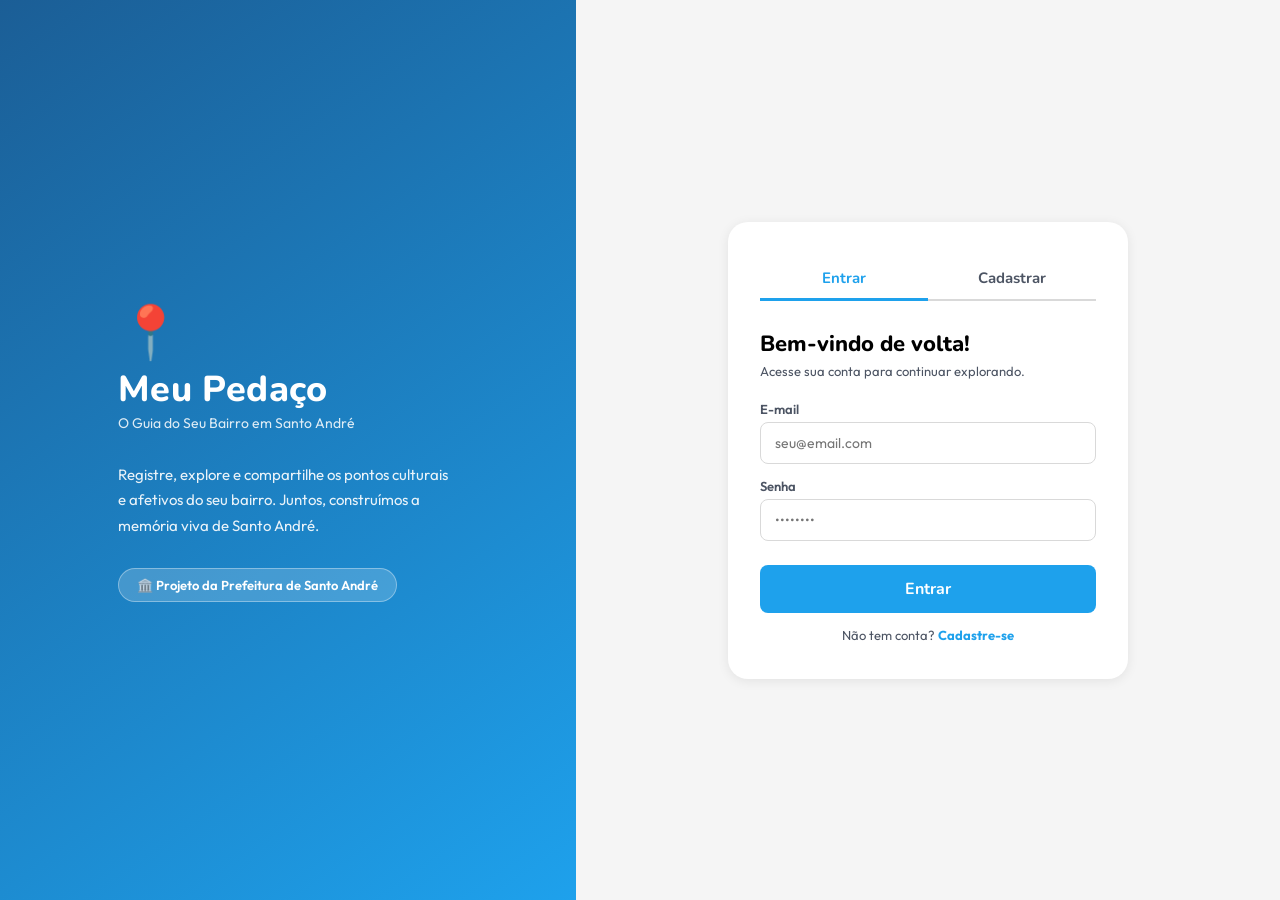
<file: index.html>
<!DOCTYPE html>
<html lang="pt-BR">
<head>
  <meta charset="UTF-8" />
  <meta name="viewport" content="width=device-width, initial-scale=1.0" />
  <title>Meu Pedaço – Login</title>
  <link rel="stylesheet" href="global.css" />
  <link rel="stylesheet" href="login.css" />
</head>
<body>

  <!-- Lado esquerdo: banner institucional -->
  <div class="banner">
    <div class="banner-content">
      <div class="logo-area">
        <div class="logo-icon">📍</div>
        <h1 class="logo-name">Meu Pedaço</h1>
        <p class="logo-sub">O Guia do Seu Bairro em Santo André</p>
      </div>
      <p class="banner-desc">
        Registre, explore e compartilhe os pontos culturais e afetivos do seu bairro.
        Juntos, construímos a memória viva de Santo André.
      </p>
      <div class="prefeitura-badge">
        🏛️ Projeto da Prefeitura de Santo André
      </div>
    </div>
  </div>

  <!-- Lado direito: formulários de login e cadastro -->
  <div class="form-side">
    <div class="form-container">

      <!-- Abas de alternância -->
      <div class="tabs">
        <button class="tab active" onclick="mostrarAba('login')">Entrar</button>
        <button class="tab" onclick="mostrarAba('cadastro')">Cadastrar</button>
      </div>

      <!-- Formulário de Login -->
      <div id="form-login" class="form-box">
        <h2>Bem-vindo de volta!</h2>
        <p class="form-desc">Acesse sua conta para continuar explorando.</p>

        <label for="login-email">E-mail</label>
        <input type="email" id="login-email" placeholder="seu@email.com" />

        <label for="login-senha">Senha</label>
        <input type="password" id="login-senha" placeholder="••••••••" />

        <button class="btn-primary" onclick="fazerLogin()">Entrar</button>

        <p class="form-link">
          Não tem conta? <a href="#" onclick="mostrarAba('cadastro')">Cadastre-se</a>
        </p>
      </div>

      <!-- Formulário de Cadastro -->
      <div id="form-cadastro" class="form-box hidden">
        <h2>Crie sua conta</h2>
        <p class="form-desc">Junte-se à comunidade de Santo André.</p>

        <label for="cad-nome">Nome completo</label>
        <input type="text" id="cad-nome" placeholder="Seu nome" />

        <label for="cad-email">E-mail</label>
        <input type="email" id="cad-email" placeholder="seu@email.com" />

        <label for="cad-senha">Senha</label>
        <input type="password" id="cad-senha" placeholder="Crie uma senha" />

        <label for="cad-confirma">Confirmar senha</label>
        <input type="password" id="cad-confirma" placeholder="Repita a senha" />

        <button class="btn-primary" onclick="fazerCadastro()">Criar conta</button>

        <p class="form-link">
          Já tem conta? <a href="#" onclick="mostrarAba('login')">Entrar</a>
        </p>
      </div>

    </div>
  </div>

  <script src="login.js"></script>
</body>
</html>
</file>
<file: global.css>
/* ===========================================
   global.css — Estilos globais e variáveis
   Meu Pedaço – Prefeitura de Santo André
   =========================================== */

/* ---------- Importação de fontes ---------- */
@import url('https://fonts.googleapis.com/css2?family=Nunito:wght@400;600;700;800&family=Outfit:wght@400;500;600&display=swap');

/* ---------- Variáveis de cor e fonte ---------- */
:root {
  /* Cores principais (tiradas do Design System) */
  --azul-primario: #1EA1EC;
  --azul-acao:     #25B0FF;
  --azul-escuro:   #1B5E96;
  --cinza-texto:   #4C5463;
  --cinza-input:   #D9D9D9;
  --cinza-fundo:   #F5F5F5;
  --branco:        #FFFFFF;
  --preto:         #000000;

  /* Fontes */
  --fonte-titulo: 'Nunito', sans-serif;
  --fonte-corpo:  'Outfit', sans-serif;

  /* Arredondamentos */
  --radius-sm: 8px;
  --radius-md: 14px;
  --radius-lg: 20px;

  /* Sombras */
  --sombra-suave: 0 2px 12px rgba(0, 0, 0, 0.08);
  --sombra-media: 0 4px 24px rgba(30, 161, 236, 0.15);
}

/* ---------- Reset básico ---------- */
* {
  margin: 0;
  padding: 0;
  box-sizing: border-box;
}

html, body {
  height: 100%;
  font-family: var(--fonte-corpo);
  background-color: var(--cinza-fundo);
  color: var(--preto);
}

/* ---------- Botão primário (reutilizável) ---------- */
.btn-primary {
  width: 100%;
  padding: 13px;
  background-color: var(--azul-primario);
  color: var(--branco);
  border: none;
  border-radius: var(--radius-sm);
  font-size: 16px;
  font-family: var(--fonte-titulo);
  font-weight: 700;
  cursor: pointer;
  margin-top: 10px;
  transition: background 0.2s;
}

.btn-primary:hover {
  background-color: var(--azul-escuro);
}

/* ---------- Inputs reutilizáveis ---------- */
input[type="text"],
input[type="email"],
input[type="password"],
textarea {
  width: 100%;
  padding: 11px 14px;
  border: 1.5px solid var(--cinza-input);
  border-radius: var(--radius-sm);
  font-size: 14px;
  font-family: var(--fonte-corpo);
  background-color: var(--branco);
  color: var(--preto);
  margin-top: 5px;
  margin-bottom: 14px;
  outline: none;
  transition: border-color 0.2s;
}

input:focus,
textarea:focus {
  border-color: var(--azul-primario);
}

/* ---------- Labels ---------- */
label {
  font-size: 13px;
  font-weight: 600;
  color: var(--cinza-texto);
  display: block;
}

/* ---------- Utilitário: ocultar elemento ---------- */
.hidden {
  display: none !important;
}
</file>
<file: login.css>
/* ===========================================
   login.css — Estilos da tela de login
   Meu Pedaço – Prefeitura de Santo André
   =========================================== */

body {
  display: flex;
  min-height: 100vh;
}

/* ---------- Banner esquerdo ---------- */
.banner {
  width: 45%;
  background: linear-gradient(145deg, var(--azul-escuro), var(--azul-primario));
  display: flex;
  align-items: center;
  justify-content: center;
  padding: 60px 50px;
}

/* Em telas menores (celular), esconde o banner */
@media (max-width: 768px) {
  .banner {
    display: none;
  }
  .form-side {
    width: 100% !important;
  }
}

.banner-content {
  color: var(--branco);
  max-width: 340px;
}

.logo-area {
  display: flex;
  flex-direction: column;
  align-items: flex-start;
  margin-bottom: 30px;
}

.logo-icon {
  font-size: 52px;
  margin-bottom: 8px;
}

.logo-name {
  font-family: var(--fonte-titulo);
  font-size: 36px;
  font-weight: 800;
  letter-spacing: 0.01em;
  line-height: 1;
}

.logo-sub {
  font-size: 14px;
  opacity: 0.85;
  margin-top: 6px;
}

.banner-desc {
  font-size: 15px;
  line-height: 1.7;
  opacity: 0.9;
  margin-bottom: 30px;
}

.prefeitura-badge {
  display: inline-block;
  background: rgba(255, 255, 255, 0.18);
  border: 1px solid rgba(255, 255, 255, 0.35);
  border-radius: 30px;
  padding: 8px 18px;
  font-size: 13px;
  font-weight: 600;
}

/* ---------- Lado direito com formulário ---------- */
.form-side {
  width: 55%;
  display: flex;
  align-items: center;
  justify-content: center;
  padding: 40px 20px;
  background-color: var(--cinza-fundo);
}

.form-container {
  width: 100%;
  max-width: 400px;
  background: var(--branco);
  border-radius: var(--radius-lg);
  box-shadow: var(--sombra-suave);
  padding: 36px 32px;
}

/* ---------- Abas (Entrar / Cadastrar) ---------- */
.tabs {
  display: flex;
  border-bottom: 2px solid var(--cinza-input);
  margin-bottom: 28px;
}

.tab {
  flex: 1;
  padding: 10px;
  background: none;
  border: none;
  font-size: 15px;
  font-family: var(--fonte-titulo);
  font-weight: 700;
  color: var(--cinza-texto);
  cursor: pointer;
  border-bottom: 3px solid transparent;
  margin-bottom: -2px;
  transition: all 0.2s;
}

.tab.active {
  color: var(--azul-primario);
  border-bottom-color: var(--azul-primario);
}

/* ---------- Formulários ---------- */
.form-box h2 {
  font-family: var(--fonte-titulo);
  font-size: 22px;
  font-weight: 800;
  margin-bottom: 4px;
}

.form-desc {
  font-size: 13px;
  color: var(--cinza-texto);
  margin-bottom: 22px;
}

.form-link {
  text-align: center;
  font-size: 13px;
  margin-top: 14px;
  color: var(--cinza-texto);
}

.form-link a {
  color: var(--azul-primario);
  text-decoration: none;
  font-weight: 700;
}
</file>
